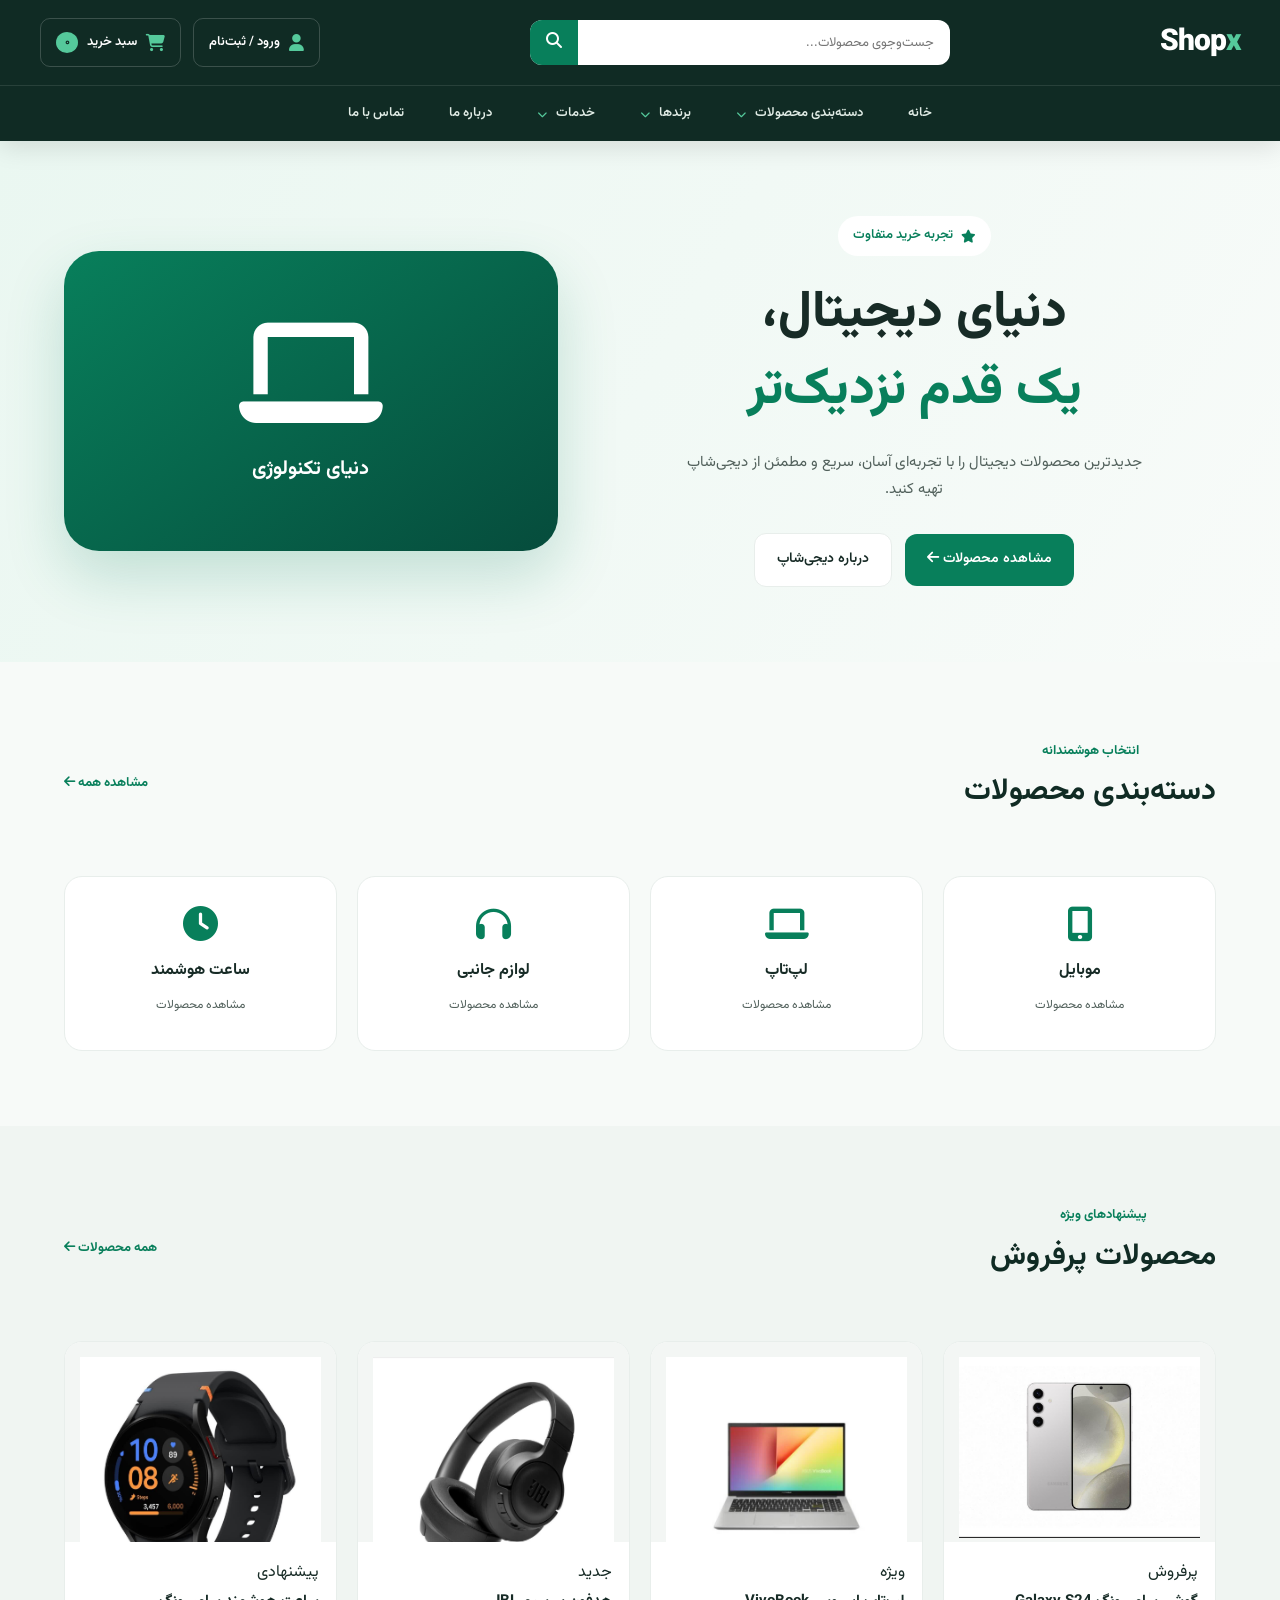
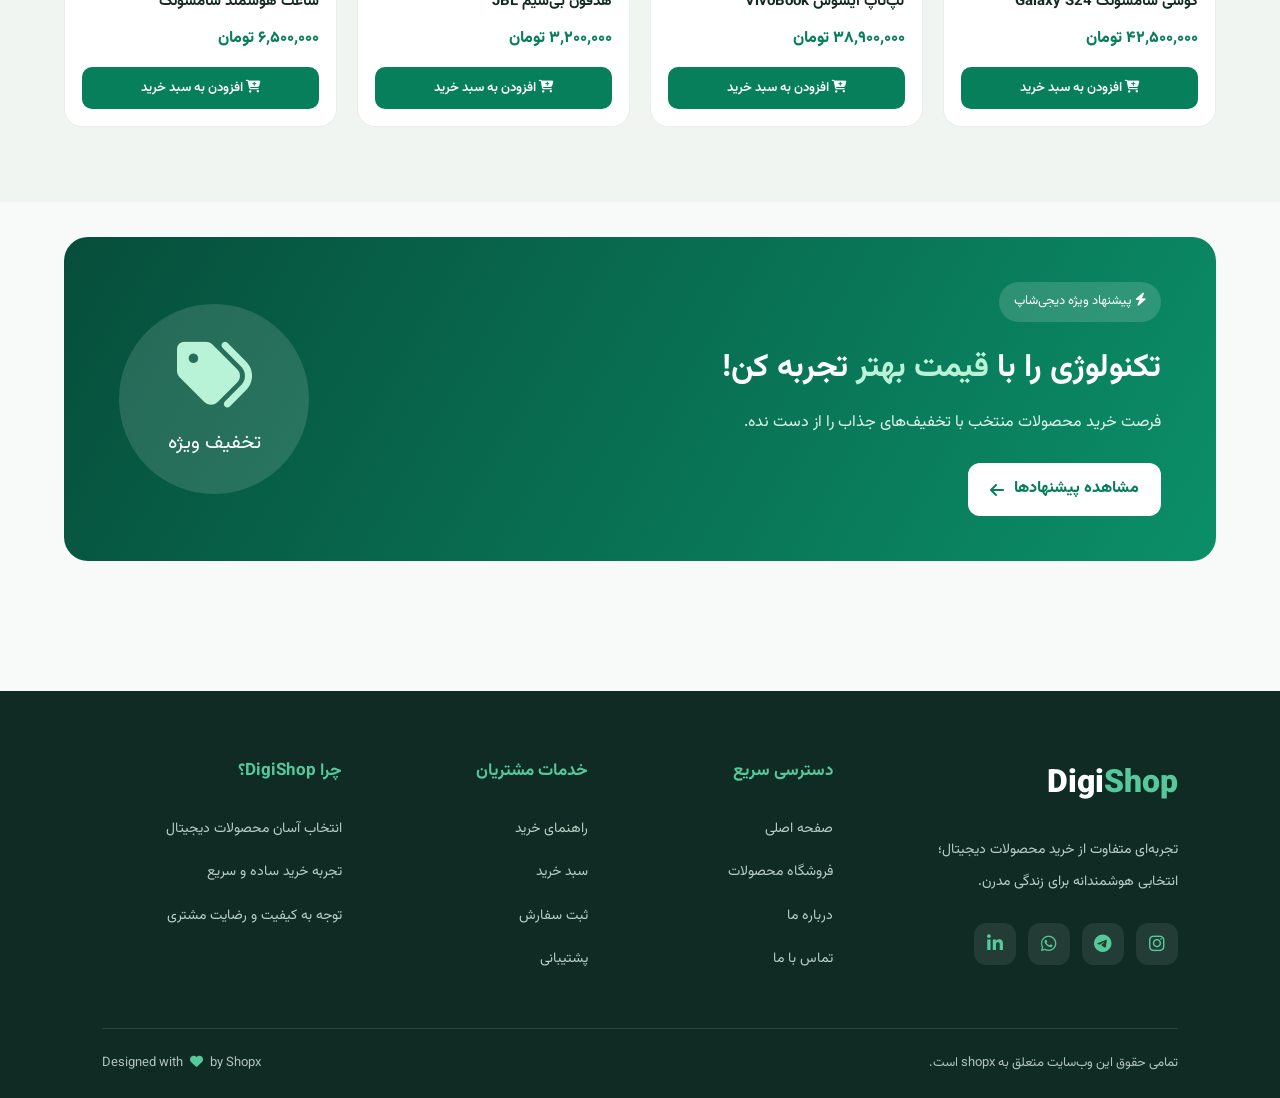
<file: index.html>
<!DOCTYPE html>
<html lang="fa" dir="rtl">
<head>
    <meta charset="UTF-8">
    <meta name="viewport" content="width=device-width, initial-scale=1.0">
    <meta name="description" content="DigiShop؛ فروشگاه اینترنتی محصولات دیجیتال با خرید آسان و مطمئن">
    <title>Shopx | فروشگاه اینترنتی</title>

    <link rel="stylesheet" href="Css/style.css">
    <link rel="preconnect" href="https://fonts.googleapis.com">
    <link rel="preconnect" href="https://fonts.gstatic.com" crossorigin>
    <link href="https://fonts.googleapis.com/css2?family=Vazirmatn:wght@400;500;600;700;800&display=swap" rel="stylesheet">
    <link rel="stylesheet" href="https://cdnjs.cloudflare.com/ajax/libs/font-awesome/6.5.2/css/all.min.css">
</head>

<body>

    <!-- Header -->
    <header class="premium-header">

    <!-- ردیف اول -->
    <div class="top-header">

        <a href="index.html" class="premium-logo">
            Shop<span>x</span>
        </a>

        <div class="header-search">
            <input type="text" placeholder="جست‌وجوی محصولات...">
            <button type="button">
                <i class="fa-solid fa-magnifying-glass"></i>
            </button>
        </div>

        <div class="header-actions">

           <a href="login.html" class="header-login" id="header-auth">
    <i class="fas fa-user"></i>
    ورود / ثبت‌نام
</a>

            <a href="cart.html" class="premium-cart">
                <i class="fa-solid fa-cart-shopping"></i>
                <span>سبد خرید</span>
                <b class="cart-count">۰</b>
            </a>

        </div>

    </div>

    <!-- ردیف دوم -->
    <nav class="bottom-header">

        <a href="index.html">خانه</a>

        <details class="nav-dropdown">
            <summary>
                دسته‌بندی محصولات
                <i class="fa-solid fa-chevron-down"></i>
            </summary>

            <div class="dropdown-menu">
                <a href="products.html?category=mobile">موبایل</a>
                <a href="products.html?category=laptop">لپ‌تاپ</a>
                <a href="products.html?category=watch">ساعت هوشمند</a>
                <a href="products.html?category=accessory">لوازم جانبی</a>
                <a href="products.html">مشاهده همه محصولات</a>
            </div>
        </details>

        <details class="nav-dropdown">
            <summary>
                برندها
                <i class="fa-solid fa-chevron-down"></i>
            </summary>

            <div class="dropdown-menu">
                <a href="products.html">سامسونگ</a>
                <a href="products.html">اپل</a>
                <a href="products.html">ایسوس</a>
                <a href="products.html">شیائومی</a>
            </div>
        </details>

        <details class="nav-dropdown">
            <summary>
                خدمات
                <i class="fa-solid fa-chevron-down"></i>
            </summary>

            <div class="dropdown-menu">
                <a href="about.html">ضمانت محصولات</a>
                <a href="about.html">پشتیبانی خرید</a>
                <a href="about.html">راهنمای خرید</a>
            </div>
        </details>

        <a href="about.html">درباره ما</a>
        <a href="about.html#contact">تماس با ما</a>

    </nav>

</header>
    <!-- Main -->
    <main>

        <!-- Hero -->
        <section class="hero">
            <div class="container hero-wrapper">

                <div class="hero-content">

                    <span class="hero-label">
                        <i class="fa-solid fa-star"></i>
                        تجربه خرید متفاوت
                    </span>

                    <h1>
                        دنیای دیجیتال،
                        <span>یک قدم نزدیک‌تر</span>
                    </h1>

                    <p>
                        جدیدترین محصولات دیجیتال را با تجربه‌ای آسان،
                        سریع و مطمئن از دیجی‌شاپ تهیه کنید.
                    </p>

                    <div class="hero-buttons">
                        <a href="products.html" class="primary-btn">
                            مشاهده محصولات
                            <i class="fa-solid fa-arrow-left"></i>
                        </a>

                        <a href="about.html" class="secondary-btn">
                            درباره دیجی‌شاپ
                        </a>
                    </div>

                </div>

                <div class="hero-image">
                    <div class="hero-image-card">
                        <i class="fa-solid fa-laptop"></i>
                        <span>دنیای تکنولوژی</span>
                    </div>
                </div>

            </div>
        </section>

        <!-- Categories -->
        <section class="categories section-padding">
            <div class="container">

                <div class="section-heading">
                    <div>
                        <span class="section-subtitle">انتخاب هوشمندانه</span>
                        <h2>دسته‌بندی محصولات</h2>
                    </div>

                    <a href="products.html" class="view-all">
                        مشاهده همه
                        <i class="fa-solid fa-arrow-left"></i>
                    </a>
                </div>

                <div class="category-grid">

                    <a href="products.html" class="category-card">
                        <i class="fa-solid fa-mobile-screen-button"></i>
                        <h3>موبایل</h3>
                        <span>مشاهده محصولات</span>
                    </a>


<a href="products.html" class="category-card">
                        <i class="fa-solid fa-laptop"></i>
                        <h3>لپ‌تاپ</h3>
                        <span>مشاهده محصولات</span>
                    </a>

                    <a href="products.html" class="category-card">
                        <i class="fa-solid fa-headphones"></i>
                        <h3>لوازم جانبی</h3>
                        <span>مشاهده محصولات</span>
                    </a>

                    <a href="products.html" class="category-card">
                        <i class="fa-solid fa-clock"></i>
                        <h3>ساعت هوشمند</h3>
                        <span>مشاهده محصولات</span>
                    </a>

                </div>

            </div>
        </section>

        <!-- Products -->
        <!-- Products -->
<section class="products-section section-padding">
    <div class="container">

        <div class="section-heading">
            <div>
                <span class="section-subtitle">پیشنهادهای ویژه</span>
                <h2>محصولات پرفروش</h2>
            </div>

            <a href="products.html" class="view-all">
                همه محصولات
                <i class="fa-solid fa-arrow-left"></i>
            </a>
        </div>

        <div class="product-grid" id="featured-products">
            <!-- محصولات با جاوااسکریپت نمایش داده می‌شوند -->
        </div>

    </div>
</section>
<!-- Special Offer -->
<section class="special-offer">
    <div class="container offer-wrapper">

        <div class="offer-content">
            <span class="offer-label">
                <i class="fa-solid fa-bolt"></i>
                پیشنهاد ویژه دیجی‌شاپ
            </span>

            <h2>
                تکنولوژی را با
                <span>قیمت بهتر</span>
                تجربه کن!
            </h2>

            <p>
                فرصت خرید محصولات منتخب با تخفیف‌های جذاب
                را از دست نده.
            </p>

            <a href="products.html" class="offer-btn">
                مشاهده پیشنهادها
                <i class="fa-solid fa-arrow-left"></i>
            </a>
        </div>

        <div class="offer-icon">
            <i class="fa-solid fa-tags"></i>
            <span>تخفیف ویژه</span>
        </div>

    </div>
</section>
    </main>

    <footer class="premium-footer">

    <div class="footer-main">

        <!-- معرفی فروشگاه -->
        <div class="footer-about">
            <a href="index.html" class="footer-logo">
                Digi<span>Shop</span>
            </a>

            <p>
                تجربه‌ای متفاوت از خرید محصولات دیجیتال؛
                انتخابی هوشمندانه برای زندگی مدرن.
            </p>

            <div class="footer-socials">
                <a href="#" aria-label="Instagram">
                    <i class="fa-brands fa-instagram"></i>
                </a>

                <a href="#" aria-label="Telegram">
                    <i class="fa-brands fa-telegram"></i>
                </a>

                <a href="#" aria-label="WhatsApp">
                    <i class="fa-brands fa-whatsapp"></i>
                </a>

                <a href="#" aria-label="LinkedIn">
                    <i class="fa-brands fa-linkedin-in"></i>
                </a>
            </div>
        </div>

        <!-- دسترسی سریع -->
        <div class="footer-column">
            <h3>دسترسی سریع</h3>
            <a href="index.html">صفحه اصلی</a>
            <a href="products.html">فروشگاه محصولات</a>
            <a href="about.html">درباره ما</a>
            <a href="contact.html">تماس با ما</a>
        </div>

        <!-- خدمات مشتریان -->
        <div class="footer-column">
            <h3>خدمات مشتریان</h3>
            <a href="products.html">راهنمای خرید</a>
            <a href="cart.html">سبد خرید</a>
            <a href="checkout.html">ثبت سفارش</a>
            <a href="contact.html">پشتیبانی</a>
        </div>

        <!-- اطلاعات -->
        <div class="footer-column">
            <h3>چرا DigiShop؟</h3>
            <p>انتخاب آسان محصولات دیجیتال</p>
            <p>تجربه خرید ساده و سریع</p>
            <p>توجه به کیفیت و رضایت مشتری</p>
        </div>

    </div>

    <div class="footer-bottom">
        <p>تمامی حقوق این وب‌سایت متعلق به shopx است.</p>

        <span>
            Designed with
            <i class="fa-solid fa-heart"></i>
            by Shopx
        </span>
    </div>

</footer>
<script src="js/products.js"></script>
<script src="js/cart.js"></script>
    <script src="js/main.js"></script>
    <script src="js/cart-count.js"></script>

</body>
</html>
</file>
<file: Css/style.css>
.hero-wrapper {
        grid-template-columns: 1fr;
    }

    .hero-content {
        text-align: center;
    }

    .hero-content p {
        margin-left: auto;
        margin-right: auto;
    }

    .hero-buttons {
        justify-content: center;
    }

    .hero-image-card {
        min-height: 220px;
    }

    .hero-image-card i {
        font-size: 75px;
    }

    .section-padding {
        padding: 50px 0;
    }

    .category-grid {
        grid-template-columns: repeat(2, 1fr);
        gap: 12px;
    }

    .product-grid {
        grid-template-columns: repeat(2, 1fr);
        gap: 12px;
    }

    .product-image {
        height: 145px;
    }

    .section-heading h2 {
        font-size: 19px;
    }

    .footer-content {
        flex-direction: column;
        align-items: flex-start;
    }


/* =========================
   1. Reset & Variables
========================= */

:root {
    --primary: #087f5b;
    --primary-dark: #056047;
    --primary-light: #e6f4ef;
    --dark: #172b26;
    --text: #52615c;
    --white: #ffffff;
    --background: #f7faf8;
    --border: #e8eeeb;
    --radius: 18px;
    --shadow: 0 8px 30px rgba(20, 60, 45, 0.07);
}

* {
    margin: 0;
    padding: 0;
    box-sizing: border-box;
}

html {
    scroll-behavior: smooth;
}

body {
    font-family: "Vazirmatn", sans-serif;
    background: var(--background);
    color: var(--dark);
    line-height: 1.8;
}

a {
    text-decoration: none;
    color: inherit;
}

button {
    font-family: inherit;
    cursor: pointer;
}

.container {
    width: min(1200px, 90%);
    margin: auto;
}

.section-padding {
    padding: 75px 0;
}

/* =========================
   2. Header
========================= */

.header {
    background: var(--white);
    border-bottom: 1px solid var(--border);
    position: sticky;
    top: 0;
    z-index: 100;
}

.header-wrapper {
    min-height: 82px;
    display: flex;
    align-items: center;
    justify-content: space-between;
    gap: 25px;
}

.logo {
    display: flex;
    align-items: center;
    gap: 10px;
    font-size: 25px;
    font-weight: 800;
    color: var(--dark);
}

.logo span:last-child {
    color: var(--primary);
}

.logo-icon {
    width: 43px;
    height: 43px;
    background: var(--primary);
    color: white;
    display: grid;
    place-items: center;
    border-radius: 13px;
}

.logo-icon i {
    color: white;
}

.main-nav {
    display: flex;
    align-items: center;
    gap: 32px;
}

.main-nav a {
    color: var(--text);
    font-size: 14px;
    font-weight: 500;
    transition: 0.3s;
}

.main-nav a:hover,
.main-nav a.active {
    color: var(--primary);
}

.header-actions {
    display: flex;
    align-items: center;
    gap: 12px;
}

.login-btn,
.cart-btn {
    padding: 10px 17px;
    border-radius: 11px;
    font-size: 13px;
    font-weight: 600;
    display: flex;
    align-items: center;
    gap: 8px;
}

.login-btn {
    border: 1px solid var(--border);
}

.cart-btn {
    background: var(--primary);
    color: white;
}

.cart-count {
    background: white;
    color: var(--primary);
    width: 22px;
    height: 22px;
    border-radius: 50%;
    display: grid;
    place-items: center;
    font-size: 11px;
}

/* =========================
   3. Hero
========================= */

.hero {
    padding: 75px 0;
    background: linear-gradient(120deg, #eaf7f1, #f8fbf9);
}

.hero-wrapper {
    display: grid;
    grid-template-columns: 1.1fr 0.9fr;
    align-items: center;
    gap: 55px;
}

.hero-label {
    display: inline-flex;
    align-items: center;
    gap: 8px;
    background: white;
    color: var(--primary);
    padding: 8px 15px;
    border-radius: 30px;
    font-size: 13px;
    font-weight: 600;
}

.hero-content h1 {
    font-size: clamp(32px, 4vw, 52px);
    line-height: 1.5;
    margin: 20px 0;
    font-weight: 800;
}

.hero-content h1 span {
    color: var(--primary);
    display: block;
}

.hero-content p {
    color: var(--text);
    max-width: 480px;
    font-size: 15px;
    margin-bottom: 30px;
}

.hero-buttons {
    display: flex;
    align-items: center;
    gap: 13px;
    flex-wrap: wrap;
}

.primary-btn,
.secondary-btn {
    padding: 13px 22px;
    border-radius: 12px;
    font-size: 14px;
    font-weight: 600;
    transition: 0.3s;
}

.primary-btn {
    background: var(--primary);
    color: white;
}

.primary-btn:hover {
    background: var(--primary-dark);
    transform: translateY(-3px);
}

.secondary-btn {
    background: white;
    border: 1px solid var(--border);
}

.secondary-btn:hover {
    color: var(--primary);
}

.hero-image {
    min-height: 330px;
    display: grid;
    place-items: center;
}.hero-image-card {
    width: 100%;
    min-height: 300px;
    border-radius: 35px;
    background: linear-gradient(145deg, #087f5b, #064c3c);
    color: white;
    display: flex;
    flex-direction: column;
    justify-content: center;
    align-items: center;
    gap: 20px;
    box-shadow: 0 25px 60px rgba(8, 127, 91, 0.2);
}

.hero-image-card i {
    font-size: 115px;
}

.hero-image-card span {
    font-size: 20px;
    font-weight: 700;
}

/* =========================
   4. Section Heading
========================= */

.section-heading {
    display: flex;
    justify-content: space-between;
    align-items: center;
    gap: 20px;
    margin-bottom: 30px;
}

.section-subtitle {
    color: var(--primary);
    font-size: 13px;
    font-weight: 700;
}

.section-heading h2 {
    font-size: 25px;
    margin-top: 5px;
}

.view-all {
    color: var(--primary);
    font-size: 13px;
    font-weight: 700;
}

/* =========================
   5. Categories
========================= */

.category-grid {
    display: grid;
    grid-template-columns: repeat(4, 1fr);
    gap: 20px;
}

.category-card {
    background: white;
    border: 1px solid var(--border);
    padding: 30px 15px;
    border-radius: var(--radius);
    text-align: center;
    transition: 0.3s;
}

.category-card:hover {
    transform: translateY(-7px);
    box-shadow: var(--shadow);
    border-color: var(--primary);
}

.category-card i {
    font-size: 35px;
    color: var(--primary);
    margin-bottom: 15px;
}

.category-card h3 {
    font-size: 16px;
    margin-bottom: 5px;
}

.category-card span {
    font-size: 12px;
    color: var(--text);
}

/* =========================
   6. Products
========================= */

.products-section {
    background: #f0f5f2;
}

.product-grid {
    display: grid;
    grid-template-columns: repeat(4, 1fr);
    gap: 20px;
}

.product-card {
    background: white;
    border: 1px solid var(--border);
    border-radius: var(--radius);
    overflow: hidden;
    transition: 0.3s;
}

.product-card:hover {
    transform: translateY(-6px);
    box-shadow: var(--shadow);
}

.product-image {
    height: 200px;
    background: #f3f6f4;
    display: grid;
    place-items: center;
    overflow: hidden;
}

.product-image img {
    width: 100%;
    height: 100%;
    object-fit: contain;
    padding: 15px;
}

.product-info {
    padding: 17px;
}

.product-info h3 {
    font-size: 15px;
    margin-bottom: 10px;
}

.product-price {
    color: var(--primary);
    font-size: 16px;
    font-weight: 800;
    margin-bottom: 14px;
}

.add-to-cart {
    width: 100%;
    padding: 11px;
    border: none;
    border-radius: 10px;
    background: var(--primary);
    color: white;
    font-weight: 600;
    font-size: 13px;
}

.add-to-cart:hover {
    background: var(--primary-dark);
}


/* =========================
   8. Responsive
========================= */

@media (max-width: 900px) {

    .hero-wrapper {
        grid-template-columns: 1fr 1fr;
        gap: 25px;
    }

    .category-grid,
    .product-grid {
        grid-template-columns: repeat(2, 1fr);
    }

    .main-nav {
        gap: 15px;
    }

}

@media (max-width: 600px) {

    .header-wrapper {
        flex-wrap: wrap;
        padding: 15px 0;
    }

    .main-nav {
        order: 3;
        width: 100%;
        justify-content: center;
    }

    .header-actions {
        gap: 6px;
    }

    .login-btn,
    .cart-btn {
        padding: 9px;
    }

    .hero {
        padding: 45px 0;
    }.hero-wrapper {
        grid-template-columns: 1fr;
    }

    .hero-content {
        text-align: center;
    }

    .hero-content p {
        margin-left: auto;
        margin-right: auto;
    }

    .hero-buttons {
        justify-content: center;
    }

    .hero-image-card {
        min-height: 220px;
    }

    .hero-image-card i {
        font-size: 75px;
    }

    .section-padding {
        padding: 50px 0;
    }

    .category-grid {
        grid-template-columns: repeat(2, 1fr);
        gap: 12px;
    }

    .product-grid {
        grid-template-columns: repeat(2, 1fr);
        gap: 12px;
    }

    .product-image {
        height: 145px;
    }

    .section-heading h2 {
        font-size: 19px;
    }

    .footer-content {
        flex-direction: column;
        align-items: flex-start;
    }

}
/* Products Page */

.products-page {
    padding: 50px 0;
}

.products-page h1 {
    font-size: 30px;
    color: var(--dark);
    margin-bottom: 12px;
}

.products-page > p {
    color: var(--gray);
    margin-bottom: 35px;
}

.products-grid {
    display: grid;
    grid-template-columns: repeat(4, 1fr);
    gap: 25px;
}

.products-grid .product-card {
    background: #fff;
    border-radius: 16px;
    overflow: hidden;
    border: 1px solid #eee;
    transition: 0.3s;
}

.products-grid .product-card:hover {
    transform: translateY(-6px);
    box-shadow: 0 10px 25px rgba(0, 0, 0, 0.08);
}

.products-grid .product-image {
    height: 210px;
    background: #f8f9fa;
    padding: 15px;
}

.products-grid .product-image img {
    width: 100%;
    height: 100%;
    object-fit: contain;
}

.products-grid .product-info {
    padding: 18px;
}

@media (max-width: 900px) {
    .products-grid {
        grid-template-columns: repeat(2, 1fr);
    }
}

@media (max-width: 500px) {
    .products-grid {
        grid-template-columns: 1fr;
    }
}
/* Special Offer Banner */

.special-offer {
    padding: 35px 0 60px;
}

.offer-wrapper {
    background: linear-gradient(120deg, #064e3b, #0b8f68);
    border-radius: 24px;
    padding: 45px 55px;
    display: flex;
    align-items: center;
    justify-content: space-between;
    color: #fff;
    overflow: hidden;
    position: relative;
}

.offer-content {
    max-width: 580px;
    position: relative;
    z-index: 2;
}

.offer-label {
    display: inline-block;
    background: rgba(255, 255, 255, 0.15);
    padding: 8px 15px;
    border-radius: 30px;
    font-size: 13px;
    margin-bottom: 18px;
}

.offer-content h2 {
    font-size: 32px;
    line-height: 1.8;
    margin-bottom: 12px;
}

.offer-content h2 span {
    color: #b8f3d8;
}

.offer-content p {
    color: #e1f5ec;
    margin-bottom: 25px;
}

.offer-btn {
    display: inline-flex;
    align-items: center;
    gap: 10px;
    background: #fff;
    color: #087f5b;
    text-decoration: none;
    padding: 12px 22px;
    border-radius: 12px;
    font-weight: 800;
    transition: 0.3s;
}

.offer-btn:hover {
    transform: translateY(-4px);
    background: #e5f5ee;
}

.offer-icon {
    width: 190px;
    height: 190px;
    border-radius: 50%;
    background: rgba(255, 255, 255, 0.13);
    display: flex;
    flex-direction: column;
    align-items: center;
    justify-content: center;
    gap: 12px;
    font-size: 20px;
}

.offer-icon i {
    font-size: 75px;
    color: #b8f3d8;
}

@media (max-width: 650px) {
    .offer-wrapper {
        padding: 30px 22px;
        flex-direction: column;
        align-items: flex-start;
        gap: 30px;
    }

    .offer-content h2 {
        font-size: 25px;
    }

    .offer-icon {
        width: 125px;
        height: 125px;
        align-self: center;
    }

    .offer-icon i {
        font-size: 45px;
    }
}/* =====================================
   DIGISHOP - PRODUCTS PAGE
===================================== */

.shop-hero {
    background: linear-gradient(135deg, #073f32, #087f5b);
    color: #fff;
    padding: 75px 0;
    overflow: hidden;
    position: relative;
}

.shop-hero::before {
    content: "";
    position: absolute;
    width: 350px;
    height: 350px;
    border: 1px solid rgba(255,255,255,.12);
    border-radius: 50%;
    top: -170px;
    left: -80px;
}

.shop-hero-content {
    display: flex;
    align-items: center;
    justify-content: space-between;
    gap: 30px;
    position: relative;
    z-index: 1;
}

.shop-label {
    display: inline-flex;
    align-items: center;
    gap: 8px;
    background: rgba(255,255,255,.12);
    padding: 9px 16px;
    border-radius: 30px;
    font-size: 13px;
    margin-bottom: 20px;
}

.shop-hero h1 {
    font-size: clamp(28px, 4vw, 42px);
    font-weight: 800;
    margin-bottom: 18px;
}

.shop-hero p {
    color: #d6eee5;
    line-height: 2.2;
    max-width: 550px;
    margin-bottom: 25px;
}

.shop-hero-btn {
    display: inline-flex;
    align-items: center;
    gap: 12px;
    background: #fff;
    color: #087f5b;
    padding: 13px 23px;
    border-radius: 12px;
    font-weight: 700;
    transition: .3s;
}

.shop-hero-btn:hover {
    background: #e5f5ee;
    transform: translateY(-3px);
}

.shop-hero-icon {
    width: 230px;
    height: 230px;
    flex-shrink: 0;
    border-radius: 50%;
    background: rgba(255,255,255,.1);
    display: flex;
    align-items: center;
    justify-content: center;
    position: relative;
}

.shop-hero-icon > i {
    font-size: 105px;
    color: #fff;
}

.floating-icon {
    position: absolute;
    bottom: 15px;
    left: 0;
    width: 65px;
    height: 65px;
    border-radius: 20px;
    background: #fff;
    color: #087f5b;
    display: flex;
    align-items: center;
    justify-content: center;
    font-size: 26px;
    box-shadow: 0 10px 30px rgba(0,0,0,.15);
}

/* Shop Heading */

.shop-section {
    background: #f7faf8;
}

.shop-heading {
    display: flex;
    justify-content: space-between;
    align-items: center;
    gap: 20px;
    margin-bottom: 30px;
}

.shop-heading h2 {
    font-size: 27px;
    color: #172b25;
    margin: 8px 0;
}

.shop-heading p {
    color: #78857f;
    font-size: 14px;
}

.shop-result {
    background: #e8f5ef;
    color: #087f5b;
    padding: 12px 18px;
    border-radius: 12px;
    font-size: 13px;
    display: flex;
    align-items: center;
    gap: 9px;
}

/* Toolbar */

.shop-toolbar {
    display: flex;
    gap: 15px;
    margin-bottom: 25px;
}

.shop-search,
.shop-sort {
    height: 55px;
    background: #fff;
    border: 1px solid #e5ebe7;
    border-radius: 13px;
    display: flex;
    align-items: center;
    padding: 0 17px;
    gap: 12px;
}

.shop-search {
    flex: 1;
}

.shop-search i,
.shop-sort i {
    color: #087f5b;
}

.shop-search input {
    width: 100%;
    border: none;
    outline: none;
    font-family: inherit;
    font-size: 14px;
    color: #172b25;
    background: transparent;
}

.shop-sort select {
    border: none;
    outline: none;
    background: transparent;
    font-family: inherit;
    color: #172b25;
    cursor: pointer;
    font-size: 13px;
}

/* Categories */

.shop-categories {
    display: flex;
    flex-wrap: wrap;
    gap: 10px;
    margin-bottom: 30px;
}

.shop-category {
    border: 1px solid #e2ebe5;
    background: #fff;
    color: #52645b;
    padding: 11px 19px;
    border-radius: 30px;
    cursor: pointer;
    font-family: inherit;
    font-size: 13px;
    transition: .3s;
    display: flex;
    align-items: center;
    gap: 8px;
}

.shop-category:hover,
.shop-category.active {
    background: #087f5b;
    color: #fff;
    border-color: #087f5b;
}

/* Product Grid */

.products-grid {
    display: grid;
    grid-template-columns: repeat(4, minmax(0, 1fr));
    gap: 22px;
}

.products-grid .product-card {
    background: #fff;
    border: 1px solid #edf1ee;
    border-radius: 18px;
    overflow: hidden;
    transition: .3s ease;
    position: relative;
}.products-grid .product-card:hover {
    transform: translateY(-7px);
    box-shadow: 0 15px 35px rgba(0,0,0,.08);
}

.products-grid .product-image {
    height: 210px;
    background: #f5f8f6;
    display: flex;
    align-items: center;
    justify-content: center;
    padding: 20px;
    position: relative;
}

.products-grid .product-image img {
    width: 100%;
    height: 100%;
    object-fit: contain;
}

.products-grid .product-info {
    padding: 18px;
}

.products-grid .product-badge {
    display: inline-block;
    background: #e7f5ee;
    color: #087f5b;
    padding: 6px 11px;
    border-radius: 20px;
    font-size: 11px;
    margin-bottom: 12px;
}

.products-grid .product-info h3 {
    color: #172b25;
    font-size: 15px;
    line-height: 1.9;
    min-height: 55px;
    margin-bottom: 12px;
}

.products-grid .product-price {
    color: #087f5b;
    font-size: 16px;
    font-weight: 800;
    margin-bottom: 15px;
}

.products-grid .add-to-cart {
    width: 100%;
    border: none;
    background: #087f5b;
    color: #fff;
    padding: 12px;
    border-radius: 10px;
    font-family: inherit;
    font-size: 13px;
    font-weight: 600;
    cursor: pointer;
    transition: .3s;
}

.products-grid .add-to-cart:hover {
    background: #065f46;
}

/* Empty Products */

.empty-products {
    text-align: center;
    padding: 55px 20px;
    background: #fff;
    border-radius: 18px;
    color: #78857f;
}

.empty-products i {
    font-size: 45px;
    color: #087f5b;
    margin-bottom: 18px;
}

.empty-products h3 {
    color: #172b25;
    margin-bottom: 10px;
}

.empty-products p {
    font-size: 14px;
}

/* Responsive */

@media (max-width: 992px) {
    .products-grid {
        grid-template-columns: repeat(3, minmax(0, 1fr));
    }

    .shop-hero-icon {
        width: 180px;
        height: 180px;
    }

    .shop-hero-icon > i {
        font-size: 80px;
    }
}

@media (max-width: 768px) {
    .shop-hero {
        padding: 55px 0;
    }

    .shop-hero-content {
        flex-direction: column;
        align-items: flex-start;
    }

    .shop-hero-icon {
        align-self: center;
    }

    .shop-heading {
        align-items: flex-start;
        flex-direction: column;
    }

    .shop-toolbar {
        flex-direction: column;
    }

    .shop-sort {
        width: 100%;
    }

    .shop-sort select {
        flex: 1;
    }

    .products-grid {
        grid-template-columns: repeat(2, minmax(0, 1fr));
        gap: 13px;
    }

    .products-grid .product-image {
        height: 160px;
    }

    .products-grid .product-info {
        padding: 12px;
    }
}

@media (max-width: 400px) {
    .products-grid {
        grid-template-columns: 1fr;
    }

    .products-grid .product-image {
        height: 220px;
    }
}
/* =================================
   DIGISHOP PRODUCT DETAIL PAGE
================================= */

.product-detail-page {
    background: #f7faf8;
    min-height: 70vh;
}

/* Breadcrumb */

.product-breadcrumb {
    display: flex;
    align-items: center;
    gap: 12px;
    padding-top: 30px;
    padding-bottom: 25px;
    color: #87938d;
    font-size: 13px;
}

.product-breadcrumb a {
    color: #087f5b;
    transition: .3s;
}

.product-breadcrumb a:hover {
    color: #065f46;
}

.product-breadcrumb i {
    font-size: 11px;
}

/* Product Layout */

.product-detail-section {
    padding: 20px 0 80px;
}

.product-detail-wrapper {
    display: grid;
    grid-template-columns: 1fr 1.1fr;
    gap: 45px;
    align-items: center;
    background: #fff;
    padding: 35px;
    border: 1px solid #edf1ee;
    border-radius: 24px;
    box-shadow: 0 12px 40px rgba(20, 60, 40, .04);
}

/* Product Image */

.product-detail-image {
    min-height: 390px;
    background: linear-gradient(145deg, #f1f8f4, #e8f3ed);
    border-radius: 20px;
    display: flex;
    align-items: center;
    justify-content: center;
    padding: 35px;
    position: relative;
    overflow: hidden;
}

.product-detail-image::before {
    content: "";
    position: absolute;
    width: 270px;
    height: 270px;
    border: 1px solid rgba(8, 127, 91, .12);
    border-radius: 50%;
}

.product-detail-image img {
    width: 100%;
    height: 310px;
    object-fit: contain;
    position: relative;
    z-index: 1;
    transition: .4s;
}

.product-detail-image:hover img {
    transform: scale(1.06);
}

.detail-badge {
    position: absolute;
    top: 20px;
    right: 20px;
    background: #087f5b;
    color: #fff;
    padding: 8px 15px;
    border-radius: 30px;
    font-size: 12px;
    z-index: 2;
}

/* Product Info */

.product-detail-info {
    padding: 10px;
}

.detail-category {
    display: inline-flex;
    align-items: center;
    gap: 8px;
    background: #eaf5ef;
    color: #087f5b;
    padding: 8px 14px;
    border-radius: 30px;
    font-size: 12px;
    margin-bottom: 18px;
}

.product-detail-info h1 {
    color: #172b25;
    font-size: 28px;
    line-height: 1.8;
    margin-bottom: 12px;
}

.detail-rating {
    display: flex;
    align-items: center;
    gap: 12px;
    margin-bottom: 28px;
}

.detail-rating span {
    color: #f5ae32;
    font-size: 20px;
    letter-spacing: 2px;
}

.detail-rating small {
    color: #89958f;
    font-size: 12px;
}

/* Description */

.detail-description {
    border-top: 1px solid #edf1ee;
    border-bottom: 1px solid #edf1ee;
    padding: 22px 0;
}

.detail-description h3 {
    color: #172b25;
    font-size: 16px;
    margin-bottom: 12px;
}

.detail-description p {
    color: #77857d;
    font-size: 14px;
    line-height: 2.3;
}

/* Price */

.detail-price {
    display: flex;
    justify-content: space-between;
    align-items: center;
    gap: 15px;
    margin: 25px 0;
}

.detail-price span {
    color: #78857f;
    font-size: 14px;
}

.detail-price strong {
    color: #087f5b;
    font-size: 23px;
    font-weight: 800;
}

/* Actions */

.detail-actions {
    display: flex;
    gap: 12px;
    align-items: center;
}

.quantity-control {
    display: flex;
    align-items: center;
    justify-content: space-between;
    min-width: 115px;
    height: 50px;
    border: 1px solid #e1eae4;
    border-radius: 12px;
    padding: 5px 10px;
}

.quantity-control button {
    width: 28px;
    height: 28px;
    border: none;
    background: #eaf5ef;
    color: #087f5b;
    border-radius: 8px;
    font-size: 18px;
    cursor: pointer;
}

.quantity-control span {
    font-weight: 700;
    color: #172b25;
}

.detail-add-cart {
    flex: 1;
    height: 50px;
    border: none;
    border-radius: 12px;
    background: #087f5b;
    color: #fff;
    font-family: inherit;
    font-size: 14px;
    font-weight: 700;
    cursor: pointer;
    transition: .3s;
}

.detail-add-cart:hover {
    background: #065f46;
    transform: translateY(-2px);
}

.detail-add-cart:disabled {
    background: #2d9874;
    cursor: default;
    transform: none;
}
/* Features */

.detail-features {
    display: grid;
    grid-template-columns: repeat(3, 1fr);
    gap: 10px;
    margin-top: 30px;
    padding-top: 22px;
    border-top: 1px solid #edf1ee;
}

.detail-features div {
    display: flex;
    align-items: center;
    gap: 8px;
    color: #697970;
    font-size: 12px;
}

.detail-features i {
    color: #087f5b;
    font-size: 17px;
}

/* Product Not Found */

#product-not-found {
    text-align: center;
    padding: 70px 20px;
    background: #fff;
    border-radius: 20px;
}

#product-not-found > i {
    font-size: 55px;
    color: #087f5b;
    margin-bottom: 20px;
}

#product-not-found h2 {
    color: #172b25;
    margin-bottom: 12px;
}

#product-not-found p {
    color: #78857f;
    margin-bottom: 25px;
}

/* Responsive */

@media (max-width: 900px) {
    .product-detail-wrapper {
        grid-template-columns: 1fr;
        gap: 25px;
    }

    .product-detail-image {
        min-height: 320px;
    }

    .product-detail-image img {
        height: 250px;
    }
}

@media (max-width: 600px) {
    .product-detail-wrapper {
        padding: 15px;
        border-radius: 17px;
    }

    .product-detail-image {
        min-height: 260px;
    }

    .product-detail-image img {
        height: 210px;
    }

    .product-detail-info h1 {
        font-size: 21px;
    }

    .detail-price {
        align-items: flex-start;
        flex-direction: column;
    }

    .detail-price strong {
        font-size: 20px;
    }

    .detail-actions {
        flex-direction: column;
        align-items: stretch;
    }

    .quantity-control {
        width: 100%;
    }

    .detail-features {
        grid-template-columns: 1fr;
        gap: 15px;
    }

    .product-breadcrumb {
        font-size: 11px;
        gap: 8px;
    }
}/* =========================
   SHOPPING CART
========================= */

.cart-page {
    padding: 70px 0 100px;
    background: #f7f9fc;
    min-height: 75vh;
}

.cart-heading {
    text-align: center;
    margin-bottom: 45px;
}

.cart-heading span {
    color: #10a37f;
    font-size: 14px;
    font-weight: 700;
}

.cart-heading h1 {
    font-size: 34px;
    color: #172b3a;
    margin: 12px 0;
}

.cart-heading p {
    color: #82909c;
}

.cart-layout {
    display: grid;
    grid-template-columns: 1fr 350px;
    gap: 25px;
    align-items: start;
}

.cart-products {
    background: #fff;
    border-radius: 20px;
    padding: 25px;
    box-shadow: 0 8px 35px rgba(0, 0, 0, 0.04);
}

.cart-summary {
    background: #fff;
    padding: 25px;
    border-radius: 20px;
    box-shadow: 0 8px 35px rgba(0, 0, 0, 0.04);
    position: sticky;
    top: 25px;
}

.cart-summary h2 {
    font-size: 20px;
    color: #172b3a;
    margin-bottom: 25px;
}

.summary-row,
.summary-total {
    display: flex;
    justify-content: space-between;
    align-items: center;
    gap: 12px;
    margin-bottom: 20px;
    font-size: 14px;
    color: #718096;
}

.summary-row strong {
    color: #172b3a;
    font-size: 13px;
    text-align: left;
}

.summary-total {
    border-top: 1px solid #edf0f4;
    padding-top: 22px;
    margin-top: 25px;
    color: #172b3a;
    font-weight: 700;
}

.summary-total strong {
    color: #10a37f;
    font-size: 19px;
}

#checkout-button {
    width: 100%;
    border: none;
    background: #10a37f;
    color: white;
    padding: 16px;
    border-radius: 12px;
    font-family: inherit;
    font-size: 15px;
    font-weight: 700;
    cursor: pointer;
    transition: 0.3s;
}

#checkout-button:hover:not(:disabled) {
    background: #087f63;
    transform: translateY(-2px);
}

#checkout-button:disabled {
    opacity: 0.5;
    cursor: not-allowed;
}

.cart-secure {
    text-align: center;
    color: #8996a3;
    font-size: 12px;
    margin-top: 20px;
}

.cart-secure i {
    color: #10a37f;
    margin-left: 5px;
}

#empty-cart {
    text-align: center;
    padding: 55px 15px;
}

#empty-cart > i {
    font-size: 65px;
    color: #cbd5e1;
    margin-bottom: 20px;
}

#empty-cart h2 {
    color: #172b3a;
    font-size: 22px;
}

#empty-cart p {
    color: #8996a3;
    margin: 12px 0 25px;
}

#empty-cart a {
    display: inline-block;
    background: #10a37f;
    color: white;
    padding: 13px 25px;
    border-radius: 10px;
    text-decoration: none;
}

@media (max-width: 850px) {
    .cart-layout {
        grid-template-columns: 1fr;
    }

    .cart-summary {
        position: static;
    }
}

@media (max-width: 576px) {
    .cart-page {
        padding: 45px 0 65px;
    }

    .cart-heading h1 {
        font-size: 27px;
    }

    .cart-products,
    .cart-summary {
        padding: 18px;
    }
}/* Cart Product Items */

.cart-item {
    display: flex;
    align-items: center;
    gap: 22px;
    padding: 22px 0;
    border-bottom: 1px solid #edf0f4;
}

.cart-item:last-child {
    border-bottom: none;
}

.cart-item-image {
    width: 115px;
    height: 115px;
    flex-shrink: 0;
    background: #f5f8fa;
    border-radius: 15px;
    overflow: hidden;
    display: flex;
    align-items: center;
    justify-content: center;
}

.cart-item-image img {
    width: 100%;
    height: 100%;
    object-fit: contain;
    padding: 10px;
}

.cart-item-info {
    flex: 1;
}

.cart-item-info h3 {
    font-size: 16px;
    color: #172b3a;
    margin-bottom: 12px;
}

.cart-item-info > p {
    color: #10a37f;
    font-weight: 700;
    margin-bottom: 15px;
}

.cart-item-actions {
    display: flex;
    align-items: center;
    gap: 12px;
}

.cart-item-actions button {
    border: none;
    cursor: pointer;
    font-family: inherit;
}

.cart-item-actions button:not(.remove-cart-item) {
    width: 30px;
    height: 30px;
    border-radius: 8px;
    background: #edf7f4;
    color: #10a37f;
    font-size: 18px;
}

.cart-item-actions span {
    font-weight: 700;
    color: #172b3a;
}

.cart-item-actions .remove-cart-item {
    background: #fff0f0;
    color: #e05252;
    padding: 8px 12px;
    border-radius: 8px;
    font-size: 12px;
    margin-right: auto;
}

@media (max-width: 576px) {
    .cart-item {
        gap: 12px;
        align-items: flex-start;
    }

    .cart-item-image {
        width: 85px;
        height: 85px;
    }

    .cart-item-info h3 {
        font-size: 13px;
    }

    .cart-item-actions {
        flex-wrap: wrap;
        gap: 8px;
    }
}/* Cart Header Fix */

.header {
    width: 100%;
    background: #ffffff;
    box-shadow: 0 3px 18px rgba(0, 0, 0, 0.05);
    position: relative;
    z-index: 100;
}

.header .header-content {
    min-height: 80px;
    display: flex;
    align-items: center;
    justify-content: space-between;
    gap: 25px;
}

.header .logo {
    font-size: 27px;
    font-weight: 800;
    color: #172b3a;
    text-decoration: none;
    white-space: nowrap;
}

.header .logo span {
    color: #10a37f;
}

.header .navbar {
    display: flex;
    align-items: center;
    gap: 30px;
}

.header .navbar a {
    color: #334155;
    text-decoration: none;
    font-size: 14px;
    transition: 0.3s;
}

.header .navbar a:hover {
    color: #10a37f;
}

.header .cart-link {
    display: flex;
    align-items: center;
    gap: 9px;
    color: #10a37f;
    text-decoration: none;
    font-size: 14px;
    font-weight: 700;
    white-space: nowrap;
}

.header .cart-count {
    background: #10a37f;
    color: white;
    border-radius: 50%;
    min-width: 22px;
    height: 22px;
    display: inline-flex;
    justify-content: center;
    align-items: center;
    font-size: 11px;
}

@media (max-width: 650px) {
    .header .header-content {
        flex-wrap: wrap;
        justify-content: space-between;
        padding-top: 15px;
        padding-bottom: 15px;
        gap: 15px;
    }

    .header .navbar {
        order: 3;
        width: 100%;
        justify-content: center;
        gap: 22px;
    }

    .header .navbar a {
        font-size: 12px;
    }

    .header .logo {
        font-size: 23px;
    }
}/* =========================
   CHECKOUT PAGE
========================= */

.checkout-page {
    padding: 60px 0 90px;
    background: #f7f9fc;
    min-height: 80vh;
}

.checkout-page .cart-heading {
    text-align: center;
    margin-bottom: 40px;
}

.checkout-page .cart-heading span {
    color: #16a085;
    font-size: 14px;
    font-weight: 700;
}

.checkout-page .cart-heading h1 {
    font-size: 32px;
    color: #172b3a;
    margin: 12px 0;
}

.checkout-page .cart-heading p {
    color: #7b8794;
    font-size: 14px;
}

.checkout-layout {
    display: grid;
    grid-template-columns: 1.5fr 1fr;
    gap: 25px;
    align-items: start;
}

.checkout-form-box,
.checkout-summary {
    background: #fff;
    padding: 30px;
    border-radius: 18px;
    box-shadow: 0 8px 30px rgba(0, 0, 0, 0.05);
}

.checkout-form-box h2,
.checkout-summary h2 {
    font-size: 20px;
    color: #172b3a;
    margin-bottom: 25px;
}

.checkout-field {
    margin-bottom: 20px;
}

.checkout-field label {
    display: block;
    margin-bottom: 9px;
    color: #34495e;
    font-size: 14px;
    font-weight: 600;
}

.checkout-field input,
.checkout-field textarea {
    width: 100%;
    padding: 14px 16px;
    border: 1px solid #e2e8f0;
    border-radius: 10px;
    outline: none;
    font-family: inherit;
    font-size: 14px;
    background: #fbfcfe;
    transition: 0.3s;
    box-sizing: border-box;
}

.checkout-field textarea {
    min-height: 110px;
    resize: vertical;
}

.checkout-field input:focus,
.checkout-field textarea:focus {
    border-color: #16a085;
    background: #fff;
    box-shadow: 0 0 0 3px rgba(22, 160, 133, 0.1);
}

#submit-order {
    width: 100%;
    border: none;
    border-radius: 10px;
    padding: 16px;
    background: #16a085;
    color: #fff;
    font-family: inherit;
    font-size: 15px;
    font-weight: 700;
    cursor: pointer;
    transition: 0.3s;
}

#submit-order:hover {
    background: #12836e;
    transform: translateY(-2px);
}

#submit-order i {
    margin-right: 8px;
}

.checkout-product {
    display: flex;
    justify-content: space-between;
    align-items: center;
    gap: 15px;
    padding: 16px 0;
    border-bottom: 1px solid #edf0f3;
}

.checkout-product h4 {
    color: #263746;
    font-size: 14px;
    margin-bottom: 8px;
}

.checkout-product span {
    color: #8995a1;
    font-size: 12px;
}

.checkout-product strong {
    color: #16a085;
    font-size: 13px;
    white-space: nowrap;
}

.checkout-summary .summary-total {
    display: flex;
    justify-content: space-between;
    align-items: center;
    padding-top: 22px;
    margin-top: 15px;
    border-top: 1px solid #e8edf2;
    color: #263746;
    font-size: 15px;
}

.checkout-summary .summary-total strong {
    color: #16a085;
    font-size: 18px;
}

/* Responsive */

@media (max-width: 768px) {

    .checkout-layout {
        grid-template-columns: 1fr;
    }

    .checkout-page {
        padding: 35px 0 60px;
    }

    .checkout-page .cart-heading h1 {
        font-size: 25px;
    }

    .checkout-form-box,
    .checkout-summary {
        padding: 22px 18px;
    }

}
/* =========================
   DIGISHOP PREMIUM HEADER
========================= */

.premium-header {
    background: #102B24;
    position: sticky;
    top: 0;
    z-index: 9999;
    box-shadow: 0 5px 25px rgba(0, 0, 0, 0.12);
}

/* TOP HEADER */

.top-header {
    max-width: 1250px;
    min-height: 85px;
    margin: auto;
    padding: 15px 25px;
    display: flex;
    align-items: center;
    justify-content: space-between;
    gap: 30px;
}

/* LOGO */

.premium-logo {
    color: #fff;
    text-decoration: none;
    font-size: 30px;
    font-weight: 900;
    letter-spacing: -1px;
    white-space: nowrap;
}

.premium-logo span {
    color: #55C99B;
}

/* SEARCH */

.header-search {
    display: flex;
    align-items: center;
    background: #fff;
    border-radius: 12px;
    width: 420px;
    height: 45px;
    overflow: hidden;
}

.header-search input {
    flex: 1;
    width: 100%;
    height: 100%;
    border: none;
    outline: none;
    padding: 0 16px;
    font-family: inherit;
    font-size: 13px;
    background: transparent;
}

.header-search button {
    width: 48px;
    height: 100%;
    border: none;
    background: #087F5B;
    color: #fff;
    font-size: 16px;
    cursor: pointer;
    transition: 0.3s;
}

.header-search button:hover {
    background: #55C99B;
}

/* HEADER ACTIONS */

.header-actions {
    display: flex;
    align-items: center;
    gap: 12px;
}

.header-login,
.premium-cart {
    display: flex;
    align-items: center;
    gap: 9px;
    text-decoration: none;
    color: #fff;
    font-size: 13px;
    font-weight: 600;
    padding: 12px 15px;
    border: 1px solid rgba(255,255,255,0.18);
    border-radius: 10px;
    transition: 0.3s;
    white-space: nowrap;
}

.header-login:hover,
.premium-cart:hover {
    background: #087F5B;
    border-color: #087F5B;
}

.header-login i,
.premium-cart i {
    color: #55C99B;
    font-size: 17px;
}

.cart-count {
    background: #55C99B;
    color: #102B24;
    min-width: 21px;
    height: 21px;
    display: inline-flex;
    align-items: center;
    justify-content: center;
    border-radius: 50%;
    font-size: 11px;
    font-weight: 800;
}

/* BOTTOM NAVIGATION */

.bottom-header {
    min-height: 53px;
    border-top: 1px solid rgba(255,255,255,0.1);
    display: flex;
    align-items: center;
    justify-content: center;
    gap: 45px;
    padding: 0 20px;
}

.bottom-header > a,
.nav-dropdown summary {
    color: #E0EBE5;
    text-decoration: none;
    font-size: 13px;
    font-weight: 600;
    cursor: pointer;
    transition: 0.3s;
}

.bottom-header > a:hover,
.nav-dropdown summary:hover {
    color: #55C99B;
}

/* DROPDOWN */

.nav-dropdown {
    position: relative;
    padding: 16px 0;
}

.nav-dropdown summary {
    list-style: none;
    display: flex;
    align-items: center;
    gap: 9px;
}

.nav-dropdown summary::-webkit-details-marker {
    display: none;
}

.nav-dropdown summary i {
    font-size: 10px;
    color: #55C99B;
    transition: transform 0.3s;
}

.nav-dropdown[open] summary i {
    transform: rotate(180deg);
}

.dropdown-menu {
    position: absolute;
    top: 100%;
    right: 0;
    min-width: 210px;
    background: #fff;
    border-radius: 12px;
    padding: 10px;
    box-shadow: 0 12px 35px rgba(0,0,0,0.15);
    display: flex;
    flex-direction: column;
    animation: dropdownShow 0.25s ease;
}

.dropdown-menu a {
    color: #263B33;
    text-decoration: none;
    padding: 12px 14px;
    border-radius: 8px;
    font-size: 13px;
    transition: 0.25s;
}

.dropdown-menu a:hover {
    background: #E6F4EF;
    color: #087F5B;
    padding-right: 20px;
}

@keyframes dropdownShow {
    from {
        opacity: 0;
        transform: translateY(8px);
    }
    to {
        opacity: 1;
        transform: translateY(0);
    }
}

/* MOBILE */

@media (max-width: 768px) {

    .top-header {
        flex-wrap: wrap;
        gap: 15px;
        padding: 15px;
    }

    .premium-logo {
        font-size: 25px;
    }

    .header-search {
        order: 3;
        width: 100%;
    }

    .header-actions {
        gap: 7px;
    }
    .header-login,
    .premium-cart {
        padding: 10px;
        font-size: 11px;
    }

    .bottom-header {
        justify-content: flex-start;
        overflow-x: auto;
        gap: 25px;
        padding: 0 15px;
        white-space: nowrap;
    }

    .bottom-header > a,
    .nav-dropdown summary {
        font-size: 12px;
    }

    .dropdown-menu {
        position: fixed;
        top: auto;
        right: 15px;
        left: 15px;
        margin-top: 5px;
    }
}

@media (max-width: 380px) {
    .header-login {
        font-size: 0;
    }

    .header-login i {
        font-size: 17px;
    }

    .premium-cart span:not(.cart-count) {
        display: none;
    }
}
/* =========================
   ABOUT PAGE - DIGISHOP
========================= */

.about-page {
    background: #F7FAF8;
    color: #172B26;
}

/* Hero */
.about-hero {
    position: relative;
    overflow: hidden;
    min-height: 390px;
    display: flex;
    align-items: center;
    background: linear-gradient(120deg, #102B24, #164D3D);
    color: #fff;
    padding: 80px 8%;
}

.about-hero-content {
    position: relative;
    z-index: 2;
    max-width: 700px;
}

.about-label,
.section-label {
    display: inline-block;
    color: #55C99B;
    font-size: 14px;
    font-weight: 700;
    margin-bottom: 18px;
}

.about-hero h1 {
    font-size: clamp(32px, 5vw, 52px);
    line-height: 1.7;
    margin: 0 0 15px;
    font-weight: 900;
}

.about-hero h1 span {
    color: #55C99B;
}

.about-hero p {
    max-width: 570px;
    color: #D5E5DE;
    font-size: 16px;
    line-height: 2.2;
    margin-bottom: 28px;
}

.about-button {
    display: inline-flex;
    align-items: center;
    justify-content: center;
    gap: 10px;
    padding: 14px 28px;
    background: #55C99B;
    color: #102B24;
    text-decoration: none;
    border-radius: 10px;
    font-weight: 800;
    transition: 0.3s;
}

.about-button:hover {
    background: #fff;
    transform: translateY(-4px);
}

.about-decoration {
    position: absolute;
    left: 9%;
    top: 50%;
    transform: translateY(-50%);
    font-size: 190px;
    color: rgba(255, 255, 255, 0.07);
}

/* Story */
.about-story {
    padding: 90px 8%;
}

.about-story-grid {
    max-width: 1150px;
    margin: auto;
    display: grid;
    grid-template-columns: 1fr 1fr;
    align-items: center;
    gap: 65px;
}

.story-image {
    min-height: 350px;
    border-radius: 25px;
    background:
        radial-gradient(circle at 70% 30%, rgba(85, 201, 155, 0.3), transparent 35%),
        linear-gradient(145deg, #164D3D, #102B24);
    display: flex;
    flex-direction: column;
    align-items: center;
    justify-content: center;
    color: #fff;
    box-shadow: 0 20px 45px rgba(16, 43, 36, 0.15);
    position: relative;
    overflow: hidden;
}

.story-image::before,
.story-image::after {
    content: "";
    position: absolute;
    width: 180px;
    height: 180px;
    border: 1px solid rgba(85, 201, 155, 0.25);
    border-radius: 50%;
}

.story-image::before {
    top: -70px;
    right: -50px;
}

.story-image::after {
    bottom: -90px;
    left: -50px;
}

.story-icon {
    font-size: 85px;
    color: #55C99B;
    margin-bottom: 22px;
}

.story-image span {
    font-size: 13px;
    letter-spacing: 5px;
    color: #D5E5DE;
}

.story-content h2 {
    font-size: 30px;
    line-height: 1.8;
    margin: 0 0 20px;
    color: #102B24;
}

.story-content p {
    color: #52615C;
    font-size: 15px;
    line-height: 2.4;
    margin-bottom: 12px;
}

/* Values */
.about-values {
    padding: 85px 8%;
    background: #fff;
}

.about-values .container {
    max-width: 1150px;
    margin: auto;
}

.section-heading {
    text-align: center;
    margin-bottom: 45px;
}

.section-heading h2 {
    font-size: 30px;
    color: #102B24;
    margin: 0 0 12px;
}

.section-heading p {
    color: #52615C;
    line-height: 2;
}

.values-grid {
    display: grid;
    grid-template-columns: repeat(3, 1fr);
    gap: 25px;
}

.value-card {
    padding: 35px 25px;
    background: #F7FAF8;
    border: 1px solid #E6F4EF;
    border-radius: 18px;
    text-align: center;
    transition: 0.3s;
}

.value-card:hover {
    transform: translateY(-8px);
    box-shadow: 0 15px 35px rgba(16, 43, 36, 0.09);
    border-color: #55C99B;
}

.value-icon {
    width: 70px;
    height: 70px;
    margin: 0 auto 20px;
    display: flex;
    align-items: center;
    justify-content: center;
    border-radius: 20px;
    background: #E6F4EF;
    color: #087F5B;
    font-size: 28px;
}

.value-card h3 {
    color: #102B24;
    font-size: 19px;
    margin-bottom: 12px;
}

.value-card p {
    color: #52615C;
    font-size: 14px;
    line-height: 2.2;
}
/* Call To Action */
.about-cta {
    padding: 75px 20px;
    text-align: center;
    background: linear-gradient(120deg, #102B24, #164D3D);
    color: #fff;
}

.about-cta h2 {
    font-size: 30px;
    margin-bottom: 15px;
}

.about-cta p {
    color: #D5E5DE;
    margin-bottom: 28px;
    line-height: 2;
}

.about-cta a {
    display: inline-block;
    padding: 14px 35px;
    border-radius: 10px;
    background: #55C99B;
    color: #102B24;
    text-decoration: none;
    font-weight: 800;
    transition: 0.3s;
}

.about-cta a:hover {
    background: #fff;
    transform: translateY(-3px);
}

/* Responsive */
@media (max-width: 768px) {
    .about-hero {
        min-height: 350px;
        padding: 65px 25px;
    }

    .about-decoration {
        font-size: 110px;
        left: 5%;
        opacity: 0.5;
    }

    .about-story {
        padding: 60px 22px;
    }

    .about-story-grid {
        grid-template-columns: 1fr;
        gap: 35px;
    }

    .story-image {
        min-height: 260px;
    }

    .story-content h2 {
        font-size: 25px;
    }

    .about-values {
        padding: 60px 22px;
    }

    .values-grid {
        grid-template-columns: 1fr;
    }

    .section-heading h2,
    .about-cta h2 {
        font-size: 24px;
    }

    .about-cta {
        padding: 60px 22px;
    }
}/* =========================
   PREMIUM DIGISHOP FOOTER
========================= */

.premium-footer {
    background: #102B24;
    color: #fff;
    padding: 65px 8% 0;
    margin-top: 70px;
}

.footer-main {
    max-width: 1250px;
    margin: auto;
    display: grid;
    grid-template-columns: 1.5fr 1fr 1fr 1.2fr;
    gap: 45px;
    padding-bottom: 55px;
}

.footer-logo {
    display: inline-block;
    color: #fff;
    font-size: 32px;
    font-weight: 900;
    text-decoration: none;
    margin-bottom: 20px;
}

.footer-logo span {
    color: #55C99B;
}

.footer-about p {
    color: #B9CEC5;
    font-size: 14px;
    line-height: 2.3;
    max-width: 280px;
    margin-bottom: 25px;
}

.footer-column {
    display: flex;
    flex-direction: column;
    gap: 17px;
}

.footer-column h3 {
    color: #55C99B;
    font-size: 17px;
    margin-bottom: 12px;
}

.footer-column a,
.footer-column p {
    color: #B9CEC5;
    text-decoration: none;
    font-size: 14px;
    line-height: 1.9;
    transition: 0.3s;
}

.footer-column a:hover {
    color: #55C99B;
    transform: translateX(-5px);
}

/* Social Icons */

.footer-socials {
    display: flex;
    gap: 12px;
}

.footer-socials a {
    width: 42px;
    height: 42px;
    display: flex;
    align-items: center;
    justify-content: center;
    background: rgba(255,255,255,0.08);
    color: #55C99B;
    border-radius: 12px;
    font-size: 18px;
    text-decoration: none;
    transition: 0.3s;
}

.footer-socials a:hover {
    background: #55C99B;
    color: #102B24;
    transform: translateY(-5px);
}

/* Bottom Footer */

.footer-bottom {
    max-width: 1250px;
    margin: auto;
    border-top: 1px solid rgba(255,255,255,0.12);
    padding: 23px 0;
    display: flex;
    justify-content: space-between;
    align-items: center;
    gap: 15px;
    flex-wrap: wrap;
}

.footer-bottom p,
.footer-bottom span {
    color: #AFC3BA;
    font-size: 13px;
}

.footer-bottom i {
    color: #55C99B;
    margin: 0 4px;
}

/* Responsive */

@media (max-width: 900px) {
    .footer-main {
        grid-template-columns: repeat(2, 1fr);
        gap: 35px;
    }
}

@media (max-width: 550px) {
    .premium-footer {
        padding: 45px 22px 0;
    }

    .footer-main {
        grid-template-columns: 1fr 1fr;
        gap: 30px 18px;
    }

    .footer-about {
        grid-column: 1 / -1;
    }

    .footer-bottom {
        flex-direction: column;
        text-align: center;
    }
}
/* =========================
   DIGISHOP CONTACT PAGE
========================= */

.contact-page {
    background: #F7FAF8;
    color: #172B26;
}

/* HERO */

.contact-hero {
    min-height: 340px;
    padding: 70px 9%;
    background: linear-gradient(120deg, #102B24, #164D3D);
    color: white;
    display: flex;
    align-items: center;
    justify-content: space-between;
    position: relative;
    overflow: hidden;
}

.contact-hero-content {
    max-width: 680px;
    position: relative;
    z-index: 2;
}

.contact-hero-content > span {
    display: inline-block;
    color: #55C99B;
    font-weight: 800;
    margin-bottom: 18px;
}

.contact-hero h1 {
    font-size: clamp(30px, 4vw, 45px);
    line-height: 1.8;
    margin: 0 0 15px;
}

.contact-hero h1 strong {
    color: #55C99B;
}

.contact-hero p {
    color: #D5E5DE;
    font-size: 15px;
    line-height: 2.3;
    max-width: 550px;
}

.contact-hero-icon {
    width: 190px;
    height: 190px;
    border: 1px solid rgba(85, 201, 155, 0.3);
    background: rgba(255,255,255,0.04);
    border-radius: 50%;
    display: flex;
    align-items: center;
    justify-content: center;
    color: #55C99B;
    font-size: 75px;
    box-shadow: 0 0 70px rgba(85,201,155,0.12);
    flex-shrink: 0;
}

/* CONTACT CONTENT */

.contact-content {
    padding: 85px 8%;
}

.contact-grid {
    max-width: 1200px;
    margin: auto;
    display: grid;
    grid-template-columns: 1.4fr 0.9fr;
    gap: 35px;
    align-items: stretch;
}

/* FORM BOX */

.contact-form-box {
    background: #fff;
    border: 1px solid #E6F4EF;
    border-radius: 22px;
    padding: 40px;
    box-shadow: 0 15px 45px rgba(16,43,36,0.05);
}

.contact-title {
    margin-bottom: 30px;
}

.contact-title > span,
.info-label {
    color: #087F5B;
    font-size: 13px;
    font-weight: 800;
}

.contact-title h2,
.contact-info-box h2 {
    color: #102B24;
    font-size: 25px;
    margin: 12px 0;
}

.contact-title p,
.info-description {
    color: #52615C;
    font-size: 14px;
    line-height: 2.2;
}

.contact-input-row {
    display: grid;
    grid-template-columns: 1fr 1fr;
    gap: 18px;
}

.contact-field {
    display: flex;
    flex-direction: column;
    gap: 10px;
    margin-bottom: 22px;
}

.contact-field label {
    color: #263D34;
    font-size: 14px;
    font-weight: 700;
}

.contact-field input,
.contact-field select,
.contact-field textarea {
    width: 100%;
    box-sizing: border-box;
    padding: 14px 16px;
    border: 1px solid #DFEAE4;
    border-radius: 11px;
    background: #F9FCFA;
    color: #172B26;
    font-family: inherit;
    font-size: 14px;
    outline: none;
    transition: 0.3s;
}

.contact-field input:focus,
.contact-field select:focus,
.contact-field textarea:focus {
    border-color: #087F5B;
    background: #fff;
    box-shadow: 0 0 0 4px rgba(8,127,91,0.08);
}

.contact-field textarea {
    resize: vertical;
    min-height: 140px;
}

.contact-submit {
    width: 100%;
    padding: 16px;
    border: none;
    border-radius: 12px;
    background: #102B24;
    color: #fff;
    font-family: inherit;
    font-size: 15px;
    font-weight: 800;
    cursor: pointer;
    transition: 0.3s;
}

.contact-submit i {
    margin-right: 8px;
    color: #55C99B;
}

.contact-submit:hover {
    background: #087F5B;
    transform: translateY(-3px);
}

/* INFO BOX */

.contact-info-box {
    padding: 40px 32px;
    background: linear-gradient(145deg, #102B24, #164D3D);
    border-radius: 22px;
    color: white;
    box-shadow: 0 15px 45px rgba(16,43,36,0.12);
}

.contact-info-box h2 {
    color: #fff;
    line-height: 1.8;
    font-size: 23px;
}

.info-description {
    color: #C5D8CE;
    margin-bottom: 35px;
}

.contact-info-item {
    display: flex;
    align-items: center;
    gap: 16px;
    margin-bottom: 27px;
}

.info-icon {
    width: 48px;
    height: 48px;
    flex-shrink: 0;
    border-radius: 14px;
    background: rgba(85,201,155,0.13);
    display: flex;
    align-items: center;
    justify-content: center;
    color: #55C99B;
    font-size: 19px;
}
.contact-info-item h3 {
    font-size: 15px;
    margin: 0 0 7px;
    color: #fff;
}

.contact-info-item p {
    font-size: 12px;
    color: #C5D8CE;
    line-height: 2;
    margin: 0;
}

.contact-social-box {
    border-top: 1px solid rgba(255,255,255,0.15);
    padding-top: 25px;
    margin-top: 35px;
}

.contact-social-box h3 {
    font-size: 15px;
    margin-bottom: 18px;
}

/* RESPONSIVE */

@media (max-width: 850px) {
    .contact-grid {
        grid-template-columns: 1fr;
    }

    .contact-hero-icon {
        width: 140px;
        height: 140px;
        font-size: 55px;
    }
}

@media (max-width: 600px) {
    .contact-hero {
        padding: 55px 24px;
        min-height: 300px;
    }

    .contact-hero-icon {
        display: none;
    }

    .contact-content {
        padding: 45px 18px;
    }

    .contact-form-box {
        padding: 25px 18px;
    }

    .contact-info-box {
        padding: 30px 22px;
    }

    .contact-input-row {
        grid-template-columns: 1fr;
        gap: 0;
    }

    .contact-title h2,
    .contact-info-box h2 {
        font-size: 21px;
    }
}
/* =========================
   DIGISHOP AUTH PAGE
========================= */

.auth-page {
    min-height: 750px;
    padding: 70px 20px;
    background:
        radial-gradient(circle at 10% 20%, #E6F4EF 0, transparent 30%),
        #F7FAF8;
    display: flex;
    align-items: center;
    justify-content: center;
}

.auth-container {
    width: 100%;
    max-width: 1050px;
    display: grid;
    grid-template-columns: 0.85fr 1.15fr;
    background: #fff;
    border-radius: 28px;
    overflow: hidden;
    box-shadow: 0 25px 75px rgba(16,43,36,0.12);
}

/* INTRO */

.auth-intro {
    position: relative;
    overflow: hidden;
    background: linear-gradient(145deg, #102B24, #164D3D);
    color: #fff;
    padding: 55px 40px;
    display: flex;
    flex-direction: column;
    justify-content: center;
}

.auth-intro::before,
.auth-intro::after {
    content: "";
    position: absolute;
    width: 240px;
    height: 240px;
    border: 1px solid rgba(85,201,155,0.15);
    border-radius: 50%;
}

.auth-intro::before {
    top: -100px;
    left: -90px;
}

.auth-intro::after {
    bottom: -120px;
    right: -100px;
}

.auth-brand {
    font-size: 30px;
    font-weight: 900;
    margin-bottom: 45px;
}

.auth-brand span {
    color: #55C99B;
}

.auth-intro-icon {
    width: 85px;
    height: 85px;
    border-radius: 24px;
    background: rgba(85,201,155,0.12);
    border: 1px solid rgba(85,201,155,0.3);
    display: flex;
    align-items: center;
    justify-content: center;
    font-size: 38px;
    color: #55C99B;
    margin-bottom: 25px;
}

.auth-intro h1 {
    font-size: 25px;
    line-height: 1.9;
    margin-bottom: 15px;
    position: relative;
    z-index: 1;
}

.auth-intro > p {
    color: #C5D8CE;
    font-size: 14px;
    line-height: 2.3;
    margin-bottom: 35px;
    position: relative;
    z-index: 1;
}

.auth-feature {
    display: flex;
    align-items: center;
    gap: 13px;
    margin-bottom: 20px;
    color: #DCEAE3;
    font-size: 14px;
    position: relative;
    z-index: 1;
}

.auth-feature i {
    color: #55C99B;
    font-size: 17px;
}

/* AUTH BOX */

.auth-box {
    padding: 50px 55px;
}

.auth-heading {
    margin-bottom: 30px;
}

.auth-heading > span {
    color: #087F5B;
    font-size: 13px;
    font-weight: 800;
}

.auth-heading h2 {
    color: #102B24;
    font-size: 26px;
    margin: 12px 0;
}

.auth-heading p {
    color: #718079;
    font-size: 13px;
    line-height: 2;
}

/* TABS */

.auth-tabs {
    display: flex;
    gap: 8px;
    background: #F1F7F3;
    padding: 6px;
    border-radius: 13px;
    margin-bottom: 30px;
}

.auth-tab {
    flex: 1;
    border: none;
    padding: 13px;
    border-radius: 9px;
    font-family: inherit;
    font-size: 14px;
    font-weight: 800;
    color: #718079;
    background: transparent;
    cursor: pointer;
    transition: 0.3s;
}

.auth-tab.active {
    background: #102B24;
    color: #fff;
    box-shadow: 0 5px 15px rgba(16,43,36,0.15);
}

/* INPUTS */

.auth-field {
    margin-bottom: 20px;
}

.auth-field label {
    display: block;
    color: #263D34;
    font-size: 13px;
    font-weight: 700;
    margin-bottom: 10px;
}

.auth-input {
    position: relative;
    display: flex;
    align-items: center;
}

.auth-input > i {
    position: absolute;
    right: 15px;
    color: #80948A;
    font-size: 15px;
    z-index: 1;
}

.auth-input input {
    width: 100%;
    box-sizing: border-box;
    height: 52px;
    padding: 0 43px 0 45px;
    border: 1px solid #DFEAE4;
    background: #F9FCFA;
    border-radius: 11px;
    outline: none;
    font-family: inherit;
    font-size: 13px;
    color: #172B26;
    transition: 0.3s;
}

.auth-input input:focus {
    background: #fff;
    border-color: #087F5B;
    box-shadow: 0 0 0 4px rgba(8,127,91,0.08);
}

.auth-input input::placeholder {
    color: #A3B2AA;
}

.password-toggle {
    position: absolute;
    left: 13px;
    border: none;
    background: transparent;
    color: #80948A;
    cursor: pointer;
    font-size: 15px;
}

/* OPTIONS */
.auth-options {
    display: flex;
    justify-content: space-between;
    align-items: center;
    gap: 10px;
    margin-bottom: 25px;
    font-size: 12px;
}

.remember-me {
    display: flex;
    align-items: center;
    gap: 6px;
    color: #718079;
}

.remember-me input,
.auth-terms input {
    accent-color: #087F5B;
}

.auth-options a {
    color: #087F5B;
    text-decoration: none;
}

/* BUTTON */

.auth-submit {
    width: 100%;
    min-height: 53px;
    border: none;
    border-radius: 11px;
    background: linear-gradient(120deg, #102B24, #087F5B);
    color: #fff;
    font-family: inherit;
    font-size: 14px;
    font-weight: 800;
    cursor: pointer;
    transition: 0.3s;
}

.auth-submit i {
    color: #55C99B;
    margin-right: 8px;
}

.auth-submit:hover {
    transform: translateY(-3px);
    box-shadow: 0 10px 25px rgba(8,127,91,0.2);
}

/* SWITCH */

.auth-switch-text {
    text-align: center;
    color: #718079;
    font-size: 13px;
    margin-top: 25px;
}

.auth-switch-text button {
    border: none;
    background: transparent;
    color: #087F5B;
    font-family: inherit;
    font-weight: 800;
    cursor: pointer;
}

/* REGISTER TERMS */

.auth-terms {
    display: flex;
    align-items: flex-start;
    gap: 8px;
    color: #718079;
    font-size: 12px;
    line-height: 2;
    margin: 5px 0 22px;
}

.auth-terms input {
    margin-top: 5px;
}

/* HIDDEN FORM */

.auth-form.hidden {
    display: none;
}

/* RESPONSIVE */

@media (max-width: 850px) {
    .auth-container {
        max-width: 600px;
        grid-template-columns: 1fr;
    }

    .auth-intro {
        padding: 35px;
    }

    .auth-brand {
        margin-bottom: 20px;
    }

    .auth-intro-icon {
        width: 65px;
        height: 65px;
        font-size: 28px;
    }

    .auth-intro h1 {
        font-size: 22px;
    }

    .auth-feature {
        margin-bottom: 12px;
    }
}

@media (max-width: 550px) {
    .auth-page {
        padding: 35px 14px;
    }

    .auth-intro {
        padding: 30px 23px;
    }

    .auth-box {
        padding: 30px 22px;
    }

    .auth-heading h2 {
        font-size: 22px;
    }
}
/* User Account in Header */
.header-user {
    display: flex;
    align-items: center;
    gap: 12px;
    direction: rtl;
    padding: 7px 12px;
    background: #E6F4EF;
    border: 1px solid #D1E9DF;
    border-radius: 12px;
}

.header-user span {
    display: flex;
    align-items: center;
    gap: 7px;
    color: #102B24;
    font-size: 13px;
    font-weight: 700;
}

.header-user span i {
    font-size: 19px;
    color: #087F5B;
}

.header-user button {
    border: none;
    background: #102B24;
    color: #FFFFFF;
    padding: 8px 12px;
    border-radius: 8px;
    font-family: inherit;
    font-size: 12px;
    cursor: pointer;
    transition: 0.3s;
}

.header-user button:hover {
    background: #087F5B;
    transform: translateY(-2px);
}

@media (max-width: 600px) {
    .header-user {
        gap: 7px;
        padding: 6px;
    }

    .header-user span {
        font-size: 11px;
    }

    .header-user button {
        padding: 7px;
        font-size: 11px;
    }
}
</file>
